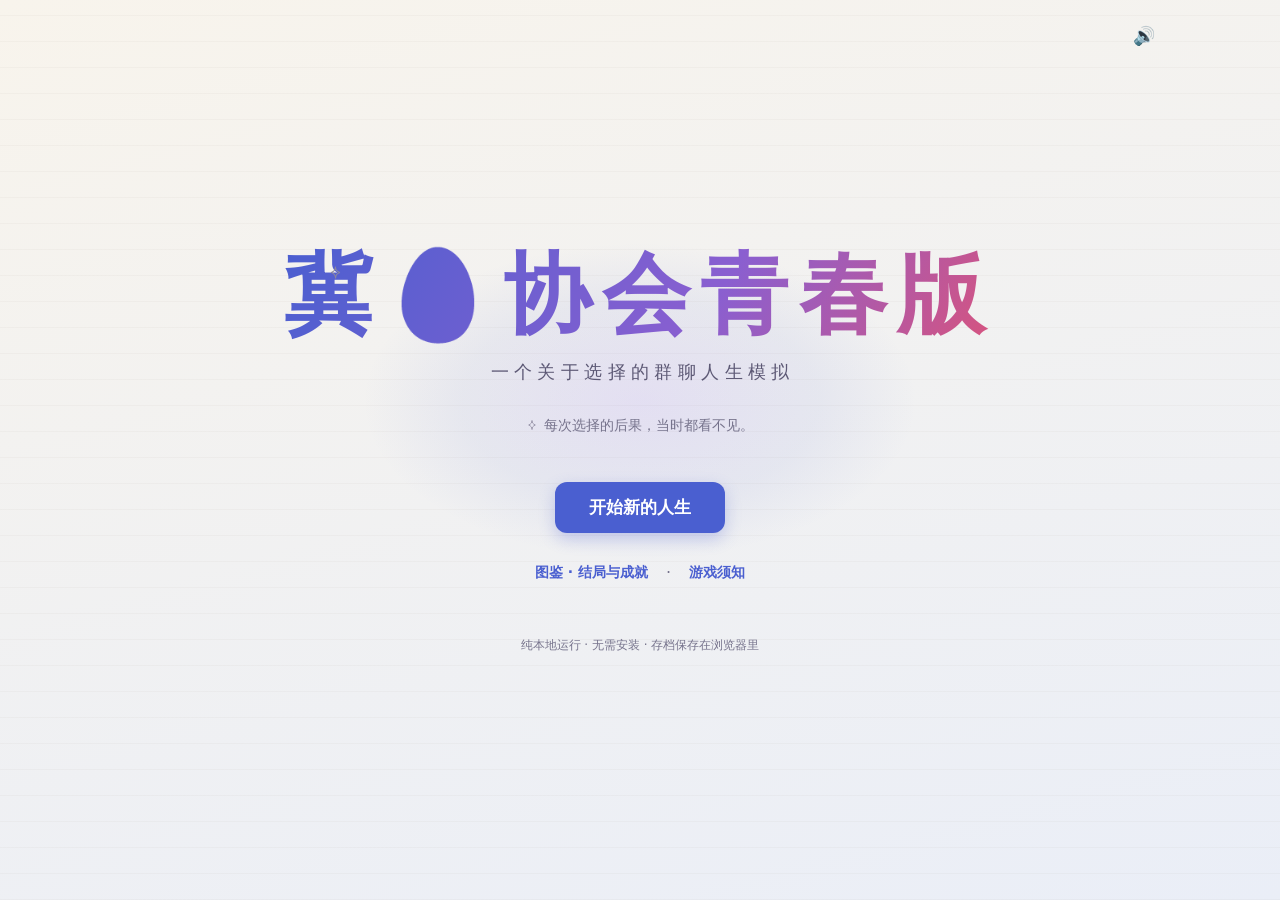
<file: index.html>
<!DOCTYPE html>
<html lang="zh-CN">
<head>
<meta charset="UTF-8">
<meta name="viewport" content="width=device-width, initial-scale=1.0">
<title>冀🥚协会青春版</title>
<meta http-equiv="refresh" content="0; url=game/index.html">
<link rel="canonical" href="game/index.html">
<style>body{font-family:system-ui,sans-serif;background:#f7f2e9;color:#3a3226;display:flex;align-items:center;justify-content:center;height:100vh;margin:0}a{color:#7a5af8}</style>
</head>
<body><p>正在进入游戏… <a href="game/index.html">点此直达</a></p></body>
</html>
</file>
<file: game/css/style.css>
/* =========================================================
 * style.css —— 全部视觉层（v4）
 * 设计方向（visual-v4）：熄灯后的宿舍，一块被手指捂热的群聊屏幕
 *   —— 暖光、纸感、气泡。关键词：群聊气泡 · 深夜微光 · 轻喜剧纸感。
 * 布局：桌面端左右分栏（数值仪表盘 | 事件卡），移动端单列。
 * 数值变化视觉语义：上升 = 绿 + "+"，下降 = 红 + "−"。
 * v4 增量原则：DOM 结构与既有 class 命名不改，只新增 class/伪元素/修饰类。
 * ========================================================= */

/* ---------- 基础 ---------- */
* { box-sizing: border-box; margin: 0; padding: 0; }

:root {
  --ink: #262335;            /* 主文字（白底 ≈14:1） */
  --ink-soft: #5d5975;       /* 次级文字（白底 ≈6.6:1） */
  --ink-mute: #76738c;       /* 三级标签文字（白底 ≈4.6:1，12px 标签/scene/页脚） */
  --bg-a: #f8f4ec;           /* 背景渐变起点（暖米） */
  --bg-b: #eaeef7;           /* 背景渐变终点（冷灰蓝） */
  --card: #ffffff;
  --line: #e6e3da;
  --primary: #4a5fd0;        /* 主按钮 */
  --primary-dark: #3a4bb0;
  --up: #2f9e77;             /* 上升绿（仅大号粗体数字） */
  --down: #d64550;           /* 下降红（同上） */
  --bubble: #fdfdfc;         /* 选项气泡底 */
  --bubble-hover: #f4f5ff;   /* 选项气泡底 hover */
  --track: #edebe5;          /* 进度条轨道底 */
  --radius: 16px;
  --shadow: 0 10px 30px rgba(38, 35, 53, .08), 0 2px 6px rgba(38, 35, 53, .05);
  --font: system-ui, -apple-system, "Segoe UI", "PingFang SC",
          "Hiragino Sans GB", "Microsoft YaHei", "Noto Sans CJK SC", sans-serif;
}

html { font-size: 16px; }
body {
  font-family: var(--font);
  color: var(--ink);
  background: linear-gradient(165deg, var(--bg-a) 0%, var(--bg-b) 100%) fixed;
  min-height: 100vh;
  line-height: 1.75;
  overflow-x: hidden;
  -webkit-font-smoothing: antialiased;
}

button { font-family: inherit; cursor: pointer; }
[hidden] { display: none !important; }

/* 数字统一 tabular-nums（不设等宽西文字体） */
.stat-num, .adjust-value, .turn-chip, .change-delta, .change-to,
.tl-turn, .mini-stat, .collect-line {
  font-variant-numeric: tabular-nums;
  font-feature-settings: "tnum" 1;
}

/* 键盘可访问性：焦点可见 */
:focus-visible { outline: 2px solid var(--primary); outline-offset: 2px; border-radius: 6px; }
.btn:focus-visible, .option-btn:focus-visible, .char-card:focus-visible { outline-offset: 3px; }

.card {
  background: var(--card);
  border: 1px solid var(--line);
  border-radius: var(--radius);
  box-shadow: var(--shadow);
}

/* ---------- 通用按钮 ---------- */
.btn {
  border: none; border-radius: 12px;
  padding: 10px 22px; font-size: 15px; font-weight: 600;
  transition: transform .15s ease-out, box-shadow .15s ease-out, background .15s ease-out;
}
.btn-lg { padding: 14px 34px; font-size: 17px; }
.btn-sm { padding: 6px 14px; font-size: 13px; }
.btn-primary { background: var(--primary); color: #fff; }
.btn-primary:hover { background: var(--primary-dark); transform: translateY(-2px); box-shadow: 0 8px 20px rgba(74, 95, 208, .35); }
.btn-primary:disabled { background: #b9bede; cursor: not-allowed; transform: none; box-shadow: none; }
.btn-ghost { background: transparent; color: var(--ink-soft); border: 1.5px solid var(--line); }
.btn-ghost:hover { color: var(--ink); border-color: #c8c4bb; background: rgba(255, 255, 255, .7); }

/* =========================================================
 * 屏幕一：标题页
 * ========================================================= */
.screen {
  max-width: 1080px; margin: 0 auto;
  padding: 24px 20px calc(60px + env(safe-area-inset-bottom));
}

#screen-title {
  min-height: 100vh; display: flex; align-items: center; justify-content: center;
  padding: 40px 20px;
}
.title-wrap { text-align: center; position: relative; }
/* 深夜微光（纯 CSS 静态光晕） */
.title-wrap::before {
  content: ''; position: absolute; z-index: -1;
  left: 50%; top: 38%; width: min(560px, 92vw); height: 320px;
  transform: translate(-50%, -50%);
  background: radial-gradient(ellipse at center,
    rgba(122, 90, 248, .12) 0%, rgba(74, 95, 208, .07) 45%, transparent 70%);
  border-radius: 50%;
}
.title-logo {
  font-size: clamp(52px, 10vw, 88px); font-weight: 800; letter-spacing: .12em;
  line-height: 1.15; padding: 0 .08em; /* 防 background-clip:text 裁掉边缘笔画 */
  background: linear-gradient(120deg, #4a5fd0, #8a5fd0 60%, #d9537c);
  -webkit-background-clip: text; background-clip: text; color: transparent;
}
.title-sub {
  margin-top: 10px; font-size: 18px; color: var(--ink-soft);
  letter-spacing: .3em; text-indent: .3em; /* 末字空白补偿，居中不偏左 */
}
.title-tag { margin-top: 26px; font-size: 14px; color: var(--ink-mute); }
.title-actions { margin-top: 44px; display: flex; gap: 16px; justify-content: center; flex-wrap: wrap; }
.title-actions .btn-lg.btn-primary { box-shadow: 0 6px 16px rgba(74, 95, 208, .28); }
.title-actions .btn-lg.btn-primary:hover { box-shadow: 0 10px 24px rgba(74, 95, 208, .36); }
.title-foot { margin-top: 40px; font-size: 12px; color: var(--ink-mute); }

/* 标题页次级入口：图鉴 / 须知（触控目标 ≥ 44px） */
.title-links {
  margin-top: 18px; display: flex; gap: 6px; justify-content: center;
  align-items: center; flex-wrap: wrap;
}
.title-links-dot { color: var(--ink-mute); }
.btn-text {
  background: none; border: none; color: var(--primary);
  font-size: 14px; font-weight: 600; padding: 10px 12px; min-height: 44px;
}
.btn-text:hover { text-decoration: underline; }

/* =========================================================
 * 屏幕二：角色选择
 * ========================================================= */
.page-head { padding: 28px 8px 20px; }
.page-head h1 { font-size: 26px; font-weight: 800; line-height: 1.35; letter-spacing: .04em; }
.page-head p { color: var(--ink-soft); margin-top: 6px; font-size: 15px; }

.select-layout { display: grid; grid-template-columns: 1.6fr 1fr; gap: 20px; align-items: start; }

.char-grid { display: grid; grid-template-columns: repeat(2, 1fr); gap: 16px; }
.char-card {
  text-align: left; padding: 22px 20px; background: var(--card);
  border: 1.5px solid var(--line); border-radius: var(--radius);
  transition: transform .15s ease-out, border-color .15s ease-out, box-shadow .15s ease-out;
}
.char-card:hover { transform: translateY(-3px); box-shadow: var(--shadow); }
.char-card.selected {
  border-color: var(--primary);
  box-shadow: 0 0 0 3px rgba(74, 95, 208, .18), var(--shadow);
  background: linear-gradient(180deg, #f7f7ff 0%, #fff 42%); /* 选中"已锁定"感 */
}
.char-card.selected .char-name::after {
  content: '✓'; margin-left: 8px; font-size: 14px; color: var(--primary);
}
.char-name { font-size: 20px; font-weight: 700; }
.char-name.big { font-size: 26px; }
.char-tag { margin-top: 2px; font-size: 13px; color: var(--primary); font-weight: 600; }
.char-quote { margin-top: 10px; font-size: 14px; color: var(--ink-soft); } /* 中文不用伪斜体 */
.char-intro { margin-top: 12px; font-size: 14px; color: var(--ink-soft); line-height: 1.9; }
.char-trait {
  margin-top: 12px; font-size: 13px; padding: 8px 12px; border-radius: 10px;
  background: #f1eefb; color: #5b4a9e;
}
.char-stats-mini { margin-top: 14px; display: flex; flex-wrap: wrap; gap: 6px 14px; }
.mini-stat { font-size: 12px; color: var(--ink-soft); display: inline-flex; align-items: center; gap: 5px; }
.mini-stat i { width: 9px; height: 9px; border-radius: 3px; display: inline-block; }

/* 右侧：人设详情 + 数值微调 */
.char-detail { padding: 24px; position: sticky; top: 16px; }
.panel-subtitle {
  font-size: 12px; color: var(--ink-soft); font-weight: 600;
  letter-spacing: .14em; line-height: 1.5; margin: 18px 0 8px;
}
.adjust-rows { display: flex; flex-direction: column; gap: 4px; }
.adjust-row { display: flex; align-items: center; justify-content: space-between; padding: 7px 0; }
.adjust-label { font-size: 14px; font-weight: 600; }
.adjust-tier { margin-left: 8px; font-size: 12px; color: var(--ink-soft); font-weight: 400; }
.adjust-ctrl { display: flex; align-items: center; gap: 10px; }
.adj-btn {
  width: 30px; height: 30px; border-radius: 9px; border: 1.5px solid var(--line);
  background: #fff; color: var(--ink); font-size: 16px; line-height: 1;
  transition: background .15s ease-out, border-color .15s ease-out;
}
.adj-btn:hover { background: #eef0fd; border-color: #b9bcf0; }
.adj-btn:disabled { opacity: .35; cursor: not-allowed; background: #fff; }
.adjust-value { font-size: 16px; font-weight: 700; min-width: 34px; text-align: center; }

.select-footer {
  margin-top: 24px; display: flex; justify-content: space-between; align-items: center;
}

/* =========================================================
 * 屏幕三：游戏主界面
 * ========================================================= */
.game-head {
  display: flex; justify-content: space-between; align-items: center;
  padding: 18px 4px 16px; flex-wrap: wrap; gap: 10px;
}
.game-head-left { display: flex; align-items: baseline; gap: 14px; }
.game-logo { font-size: 22px; font-weight: 800; letter-spacing: .1em; color: var(--ink); }
.char-chip {
  font-size: 13px; color: #5b4a9e; background: #f1eefb;
  padding: 4px 12px; border-radius: 99px; font-weight: 600;
}
.game-head-right { display: flex; align-items: center; gap: 12px; }
.turn-chip {
  font-size: 13px; color: var(--ink-soft); background: #fff;
  border: 1px solid var(--line); padding: 4px 12px; border-radius: 99px;
}

.game-layout { display: grid; grid-template-columns: 300px 1fr; gap: 20px; align-items: start; }

/* ---- 左栏：数值仪表盘 ---- */
.stats-panel { padding: 22px; position: sticky; top: 16px; }
.panel-title {
  font-size: 15px; font-weight: 700; letter-spacing: .10em; line-height: 1.5;
  color: var(--ink); margin-bottom: 14px;
  display: flex; align-items: center; gap: 8px;
}
.panel-title::before {
  content: ''; flex: none; width: 4px; height: 14px; border-radius: 2px; background: var(--primary);
}
.stat-row { padding: 9px 0; }
.stat-head { display: flex; justify-content: space-between; align-items: baseline; }
.stat-name { font-size: 14px; font-weight: 600; display: inline-flex; gap: 4px; align-items: center; }
.stat-num { font-size: 16px; font-weight: 800; display: inline-block; }
@keyframes statPop { 0% { transform: scale(1); } 40% { transform: scale(1.18); } 100% { transform: scale(1); } }
.stat-num.pop { animation: statPop .35s ease-out; }
.stat-track {
  margin-top: 6px; height: 10px; border-radius: 99px;
  background: var(--track); overflow: hidden;
  box-shadow: inset 0 1px 2px rgba(38, 35, 53, .10); /* 轨道内凹 */
}
.stat-fill {
  height: 100%; border-radius: 99px;
  transition: width .5s cubic-bezier(.22, 1, .36, 1);
  /* 高光叠层（配合 JS 内联 background-color，四数值色不改色相） */
  background-image: linear-gradient(180deg, rgba(255, 255, 255, .30) 0%, rgba(255, 255, 255, 0) 60%);
  box-shadow: inset 0 -1px 0 rgba(0, 0, 0, .08);
}
.stat-tier { margin-top: 4px; font-size: 12px; color: var(--ink-soft); }

/* v4：状态区（跨事件累积的行为画像） */
.state-block { margin-top: 16px; border-top: 1px dashed var(--line); padding-top: 6px; }
.state-list { display: flex; flex-wrap: wrap; gap: 8px; }
.state-chip {
  font-size: 12px; color: #5b4a9e; background: #f1eefb;
  border: 1px solid #dcd4f0; border-radius: 99px; padding: 3px 11px;
}
.state-chip b { font-weight: 700; font-variant-numeric: tabular-nums; }
.state-chip.glow { animation: flagIn .5s ease; }

.flag-block { margin-top: 16px; border-top: 1px dashed var(--line); padding-top: 6px; }
.flag-list { display: flex; flex-wrap: wrap; gap: 8px; }
.flag-chip {
  font-size: 12px; color: #8a5a2c; background: #faf2e4;
  border: 1px solid #ecd9b6; border-radius: 99px; padding: 3px 11px;
}
.flag-chip.glow { animation: flagIn .5s ease; }
@keyframes flagIn { from { opacity: 0; transform: scale(.7); } to { opacity: 1; transform: scale(1); } }

/* ---- 右栏：事件卡 ---- */
.event-card { padding: 34px 36px; animation: cardIn .4s cubic-bezier(.22, 1, .36, 1); }
@keyframes cardIn { from { opacity: 0; transform: translateY(14px); } to { opacity: 1; transform: none; } }
.event-scene {
  font-size: 12px; font-weight: 700; letter-spacing: .14em; text-indent: .14em;
  color: var(--ink-mute); line-height: 1.5;
  display: flex; align-items: center; gap: 8px;
}
.event-scene::before { content: ''; flex: none; width: 6px; height: 6px; border-radius: 2px; background: var(--primary); }
.event-title { font-size: 24px; font-weight: 800; line-height: 1.4; margin-top: 8px; letter-spacing: .02em; }
.event-text { margin-top: 16px; font-size: 16px; line-height: 1.95; color: #34314a; max-width: 36em; }

.event-options { margin-top: 30px; display: flex; flex-direction: column; gap: 12px; }
/* 选项按钮 = 你即将发出的群聊气泡（左下小角为气泡尾巴） */
.option-btn {
  display: flex; align-items: center; gap: 14px; text-align: left;
  padding: 15px 18px; border-radius: 14px 14px 14px 5px;
  border: 1.5px solid var(--line); background: var(--bubble);
  font-size: 15px; color: var(--ink); line-height: 1.6;
  transition: border-color .15s ease-out, background .15s ease-out, transform .15s ease-out, box-shadow .15s ease-out;
}
.option-btn:hover:not(.disabled) {
  border-color: var(--primary); background: var(--bubble-hover);
  transform: translateX(4px); box-shadow: 0 6px 18px rgba(74, 95, 208, .14);
}
.option-btn:active:not(.disabled) { transform: translateX(4px) scale(.99); }
.option-idx {
  flex: none; width: 28px; height: 28px; border-radius: 8px;
  background: #eef0fb; color: #5b4a9e; font-weight: 800; font-size: 13px;
  display: flex; align-items: center; justify-content: center;
}
.option-btn:hover:not(.disabled) .option-idx { background: var(--primary); color: #fff; }
.option-text { flex: 1; }
/* 不可选原因：全局独立换行，不与选项文字挤一行 */
.option-why { flex-basis: 100%; margin-left: 42px; font-size: 12px; color: #a53f39; }
.option-btn.disabled { opacity: .5; cursor: not-allowed; background: #f6f5f2; border-style: dashed; }

/* =========================================================
 * 起名模态（选角页「开始人生」→ 进游戏前）
 * ========================================================= */
.name-hint { margin-top: 14px; font-size: 14px; color: var(--ink-soft); }
.name-input {
  margin-top: 14px; width: 100%; padding: 12px 16px; font-size: 16px;
  font-family: inherit; color: var(--ink); background: var(--bubble);
  border: 1.5px solid var(--line); border-radius: 12px; outline: none;
  transition: border-color .15s ease-out;
}
.name-input:focus { border-color: var(--primary); }
.name-actions { display: flex; justify-content: flex-end; gap: 12px; }

/* =========================================================
 * 结果卡（模态）
 * ========================================================= */
.modal-overlay {
  position: fixed; inset: 0; z-index: 50;
  background: rgba(28, 25, 42, .52); backdrop-filter: blur(3px);
  display: flex; align-items: center; justify-content: center; padding: 20px;
}
.modal-card {
  width: min(460px, 100%); padding: 30px 30px 26px;
  animation: cardIn .3s cubic-bezier(.22, 1, .36, 1);
  position: relative; overflow: hidden;
}
/* 顶边 3px 渐变带：结果仪式感 */
.modal-card::before {
  content: ''; position: absolute; top: 0; left: 0; right: 0; height: 3px;
  background: linear-gradient(90deg, var(--primary), #8a5fd0, #d9537c);
}
.modal-head {
  font-size: 13px; font-weight: 700; letter-spacing: .14em; color: var(--ink-mute);
  border-bottom: 1px solid var(--line); padding-bottom: 14px;
  display: flex; align-items: center; gap: 8px;
}
.modal-head::before { content: ''; flex: none; width: 4px; height: 14px; border-radius: 2px; background: var(--primary); }
.change-list { list-style: none; margin-top: 6px; }
/* grid 定宽列：增减/箭头/新值不随内容抖动 */
.change-row {
  display: grid; grid-template-columns: 1fr 64px 20px 48px;
  align-items: baseline; gap: 4px 10px; padding: 11px 4px;
  border-bottom: 1px dashed #efede6; font-size: 15px;
}
.change-row.none { display: block; color: var(--ink-soft); font-size: 14px; }
.change-name { font-weight: 600; }
.change-delta { font-size: 19px; font-weight: 800; text-align: right; }
.change-row.up .change-delta, .change-row.up .change-arrow { color: var(--up); }
.change-row.down .change-delta, .change-row.down .change-arrow { color: var(--down); }
.change-row.flat .change-delta { color: var(--ink-soft); font-size: 16px; }
.change-arrow { font-size: 15px; text-align: center; }
.change-to { font-size: 13px; color: var(--ink-soft); text-align: right; }
.flag-gained { margin-top: 14px; display: flex; align-items: center; flex-wrap: wrap; gap: 8px; }
.state-gained { margin-top: 12px; display: flex; align-items: center; flex-wrap: wrap; gap: 8px; }
.flag-gained-label { font-size: 13px; color: var(--ink-soft); }
.modal-narrate { margin-top: 16px; font-size: 14px; color: #4a4760; line-height: 1.9; white-space: pre-line; }
.modal-actions { margin-top: 22px; text-align: right; }

/* =========================================================
 * v4：足迹时间线抽屉
 * ========================================================= */
.timeline-scrim {
  position: fixed; inset: 0; z-index: 39;
  background: rgba(28, 25, 42, .3);
}
.timeline-panel {
  position: fixed; top: 0; right: 0; bottom: 0; z-index: 40; /* 低于 modal 的 50 */
  width: min(360px, 92vw);
  background: var(--card); border-left: 1px solid var(--line);
  box-shadow: -12px 0 32px rgba(38, 35, 53, .12);
  transform: translateX(102%);
  transition: transform .3s cubic-bezier(.22, 1, .36, 1);
  display: flex; flex-direction: column;
}
.timeline-panel.open { transform: translateX(0); }
.timeline-panel-head {
  flex: none; display: flex; justify-content: space-between; align-items: center;
  padding: 16px 20px; border-bottom: 1px solid var(--line);
  font-size: 15px; font-weight: 700; letter-spacing: .1em;
}
.timeline-panel-body { flex: 1; overflow-y: auto; padding: 8px 20px 28px; }
.tl-chapter {
  margin: 18px 0 6px; font-size: 12px; font-weight: 700;
  letter-spacing: .14em; text-indent: .14em; color: var(--ink-mute);
  display: flex; align-items: center; gap: 8px;
}
.tl-chapter::after { content: ''; flex: 1; height: 1px; background: var(--line); }
/* 节点三态（复用结局页 .tl-* 命名，加修饰类） */
.tl-item.done .tl-dot { background: var(--primary); box-shadow: 0 0 0 4px rgba(74, 95, 208, .15); }
.tl-item.done .tl-title { color: var(--ink); }
.tl-item.current .tl-dot {
  width: 12px; height: 12px; margin-top: 6px;
  background: var(--primary);
  animation: tlPulse 1.6s ease-in-out infinite;
}
@keyframes tlPulse {
  0%, 100% { box-shadow: 0 0 0 3px rgba(74, 95, 208, .28); }
  50%      { box-shadow: 0 0 0 7px rgba(74, 95, 208, .10); }
}
.tl-item.current .tl-title { color: var(--primary); }
.tl-item.current .tl-choice { color: var(--ink-soft); }
/* 抽屉内已发生节点可点击回顾 */
.tl-live .tl-item.done { cursor: pointer; border-radius: 10px; transition: background .15s ease-out; }
.tl-live .tl-item.done:hover { background: #f7f6ff; }
/* 同链事件标记（链关系由 next 字段反推，五色循环） */
.tl-chain-mark { flex: none; width: 6px; height: 6px; border-radius: 2px; display: inline-block; }
.tl-c0 { background: #4a5fd0; }
.tl-c1 { background: #d9537c; }
.tl-c2 { background: #d9912b; }
.tl-c3 { background: #2f9e77; }
.tl-c4 { background: #8a5fd0; }

/* =========================================================
 * 屏幕四：结局页
 * ========================================================= */
.ending-wrap { max-width: 680px; margin: 30px auto 80px; }
.ending-banner {
  border-radius: var(--radius); padding: 54px 30px 46px; text-align: center; color: #fff;
  box-shadow: var(--shadow);
  position: relative; overflow: hidden;
}
/* 横幅微光（四 tone 渐变保留，只叠一层） */
.ending-banner::before {
  content: ''; position: absolute; inset: 0;
  background: radial-gradient(ellipse 70% 55% at 50% 0%, rgba(255, 255, 255, .22) 0%, transparent 70%);
  pointer-events: none;
}
.ending-kicker { font-size: 13px; letter-spacing: .4em; text-indent: .4em; opacity: .85; }
.ending-title { margin-top: 14px; font-size: clamp(32px, 6vw, 48px); font-weight: 800; line-height: 1.25; letter-spacing: .06em; }
.ending-owner { margin-top: 12px; font-size: 14px; opacity: .9; letter-spacing: .06em; }
.ending-tone-good { background: linear-gradient(130deg, #4a5fd0, #7a5af8); }
.ending-tone-mid { background: linear-gradient(130deg, #8a5fd0, #d9537c); }
.ending-tone-bad { background: linear-gradient(130deg, #43405a, #6b4a8f); }
.ending-tone-plain { background: linear-gradient(130deg, #5f6672, #8f95a3); }

.ending-card { margin-top: 18px; padding: 26px 30px; }
.ending-text { font-size: 16px; line-height: 1.95; color: #34314a; max-width: 34em; margin: 0 auto; }
.end-stats { display: grid; grid-template-columns: 1fr 1fr; gap: 4px 22px; }
.end-stat .stat-track { height: 10px; }

.timeline { list-style: none; margin-top: 6px; }
.tl-item { position: relative; display: flex; gap: 16px; padding: 0 0 22px 6px; }
.tl-item::before {
  content: ''; position: absolute; left: 10px; top: 18px; bottom: 0;
  width: 2px; background: var(--line);
}
.tl-item:last-child::before { display: none; }
.tl-dot {
  flex: none; width: 10px; height: 10px; margin-top: 7px; border-radius: 50%;
  background: var(--primary); box-shadow: 0 0 0 4px rgba(74, 95, 208, .15); z-index: 1;
}
.tl-body { flex: 1; }
.tl-head { display: flex; gap: 10px; align-items: center; flex-wrap: wrap; }
.tl-turn { font-size: 12px; color: var(--ink-mute); }
.tl-title { font-size: 15px; font-weight: 700; }
.tl-choice { margin-top: 2px; font-size: 14px; color: var(--ink-soft); line-height: 1.6; }
.tl-empty { color: var(--ink-soft); font-size: 14px; }
.ending-actions { margin-top: 28px; display: flex; gap: 14px; justify-content: center; flex-wrap: wrap; }

/* =========================================================
 * 图鉴页（结局收集 + 成就）
 * ========================================================= */
.collect-card { margin-top: 18px; padding: 24px 26px; }
.collect-hint { font-size: 12px; color: var(--ink-soft); margin: 2px 0 14px; }
.col-grid {
  display: grid; grid-template-columns: repeat(4, 1fr); gap: 12px;
}
.col-grid-ach { grid-template-columns: repeat(3, 1fr); }
.col-card {
  border: 1.5px solid var(--line); border-radius: 14px; padding: 16px 12px;
  text-align: center; background: var(--bubble); min-height: 78px;
  display: flex; flex-direction: column; justify-content: center; gap: 4px;
  transition: transform .15s ease, box-shadow .15s ease;
}
.col-card.unlocked:hover { transform: translateY(-2px); }
/* 锁定卡：不再整体降透明度（保证「？？？」对比度），改虚线+灰底 */
.col-card-locked { background: #f7f6f3; border-style: dashed; color: var(--ink-mute); }
.col-card-locked .col-name { color: var(--ink-mute); }
.col-name { font-size: 15px; font-weight: 700; }
.col-tag { font-size: 12px; color: var(--ink-soft); }
.col-desc { font-size: 12px; color: var(--ink-soft); line-height: 1.5; overflow-wrap: anywhere; }
.col-card-end.tone-good { border-color: #4a5fd0; background: #f3f5ff; }
.col-card-end.tone-mid { border-color: #8a5fd0; background: #f7f2ff; }
.col-card-end.tone-bad { border-color: #6b4a8f; background: #f4f0f8; }
.col-card-end.tone-plain { border-color: #8f95a3; background: #f4f5f7; }
.col-card-ach.unlocked {
  border: 2px solid #d9a13c; background: #fdf8ec;
  box-shadow: 0 4px 12px rgba(217, 161, 60, .18);
}
.collection-footer {
  margin: 26px 0 70px; display: flex; justify-content: space-between;
  align-items: center; gap: 12px;
}

/* =========================================================
 * 须知页
 * ========================================================= */
.notice-wrap { max-width: 720px; margin: 0 auto; }
.notice-card { padding: 26px 30px; margin-top: 18px; }
.notice-title {
  font-size: 18px; font-weight: 800; letter-spacing: .04em;
  display: flex; align-items: center; gap: 10px;
}
.notice-title::before { content: ''; flex: none; width: 4px; height: 16px; border-radius: 2px; background: var(--primary); }
.notice-card p { margin-top: 10px; font-size: 14px; color: #3c3950; line-height: 1.9; max-width: 38em; }
.notice-footer { text-align: center; margin: 28px 0 80px; }
.support-block {
  margin-top: 20px; border-top: 1px dashed var(--line);
  padding-top: 18px; text-align: center;
}
.support-title { font-size: 15px; font-weight: 700; color: var(--ink); }
.support-hint { font-size: 13px; color: var(--ink-soft); margin-top: 6px; }
.reward-qr {
  display: block; margin: 16px auto 0; width: min(280px, 100%);
  border-radius: 14px; border: 1px solid var(--line); box-shadow: var(--shadow);
  background: #fff; padding: 8px; /* 白边相框感 */
}

/* =========================================================
 * 结局页：图鉴结算区（新结局 / 新成就 / 进度行）
 * ========================================================= */
.ending-unlock-card { padding: 20px 26px; }
.unlock-banner {
  background: #eef4ff; color: #3a56c4; font-weight: 700; font-size: 14px;
  padding: 10px 14px; border-radius: 10px; text-align: center;
}
.unlock-ach { margin-top: 14px; }
.unlock-ach-title {
  font-size: 12px; color: var(--ink-soft); letter-spacing: .16em; font-weight: 600;
}
.ach-chip {
  display: inline-block; margin: 8px 8px 0 0; padding: 6px 14px;
  background: #fdf2df; color: #8a5a2c; border: 1px solid #ecd9b6;
  border-radius: 99px; font-size: 13px; font-weight: 600;
}
.collect-line { margin-top: 16px; font-size: 12px; color: var(--ink-soft); text-align: center; }

/* ---------- toast ---------- */
.toast {
  position: fixed; left: 50%; bottom: calc(36px + env(safe-area-inset-bottom));
  transform: translateX(-50%) translateY(20px);
  background: var(--ink); color: #fff; font-size: 14px;
  padding: 10px 22px; border-radius: 99px; opacity: 0; z-index: 60;
  transition: opacity .25s ease-out, transform .25s ease-out; pointer-events: none;
}
.toast.show { opacity: .95; transform: translateX(-50%) translateY(0); }

/* =========================================================
 * 响应式（移动端竖屏适配）
 * 原则：竖屏单列、无重叠遮挡、触控目标 ≥ 44px、模态可滚动。
 * ========================================================= */
@media (max-width: 860px) {
  .screen { padding: 16px 14px calc(48px + env(safe-area-inset-bottom)); }
  .select-layout { grid-template-columns: 1fr; }
  .char-detail { position: static; }
  .game-layout { grid-template-columns: 1fr; gap: 14px; }
  .stats-panel { position: static; padding: 16px 18px; }
  #stats-bars { display: grid; grid-template-columns: 1fr 1fr; gap: 0 18px; }
  .event-card { padding: 22px 18px; }
  .event-text { font-size: 15.5px; overflow-wrap: anywhere; }
  .end-stats { grid-template-columns: 1fr; }
  .ending-banner { padding: 40px 22px 34px; }
  .option-btn { min-height: 52px; }
  .adj-btn { width: 38px; height: 38px; }
  .char-detail { padding: 20px 18px; }
}

@media (max-width: 560px) {
  /* ---- 顶栏：紧凑且不挤压换行 ---- */
  .game-head { padding: 12px 2px 10px; gap: 8px; }
  .game-logo { font-size: 17px; }
  .char-chip {
    max-width: 46vw; overflow: hidden; text-overflow: ellipsis; white-space: nowrap;
    font-size: 12px; padding: 4px 10px;
  }
  .turn-chip { font-size: 12px; padding: 4px 10px; }
  .btn-sm { padding: 8px 14px; min-height: 40px; }

  /* ---- 触控目标 ---- */
  .btn { min-height: 44px; }
  .btn-lg { min-height: 50px; }
  .option-btn { padding: 14px 14px; gap: 10px; font-size: 15px; }
  .option-idx { width: 30px; height: 30px; flex: none; }
  .adj-btn { width: 42px; height: 42px; font-size: 18px; }
  .adjust-ctrl { gap: 12px; }

  /* ---- 选角页 ---- */
  .char-grid { grid-template-columns: 1fr; }
  .char-card { padding: 18px 16px; }
  .select-footer { flex-direction: column; gap: 12px; }
  .select-footer .btn-lg { width: 100%; }
  .page-head h1 { font-size: 22px; }

  /* ---- 事件卡 ---- */
  .event-card { padding: 20px 16px; }
  .event-title { font-size: 20px; }
  .event-text { font-size: 15.5px; line-height: 1.9; }
  .event-options { margin-top: 22px; gap: 10px; }

  /* ---- 模态：竖屏下改为顶部对齐 + 可滚动，避免内容溢出屏幕 ---- */
  .modal-overlay { align-items: flex-start; overflow-y: auto; padding: 16px 12px; }
  .modal-card { width: 100%; padding: 22px 20px 20px; margin: auto 0; }
  .modal-actions { display: flex; gap: 10px; }
  .modal-actions .btn { flex: 1; min-height: 48px; }
  .name-actions { flex-direction: row-reverse; }
  .change-row { font-size: 14px; padding: 10px 2px; grid-template-columns: 1fr 56px 18px 42px; }
  .change-delta { font-size: 17px; }

  /* ---- 数值面板 ---- */
  #stats-bars { grid-template-columns: 1fr 1fr; gap: 0 12px; }
  .stat-row { padding: 7px 0; }
  .stat-track { height: 9px; }
  .stat-name { font-size: 13px; }
  .stat-num { font-size: 15px; }
  .panel-title { margin-bottom: 8px; }
  .flag-list { gap: 6px; }
  .flag-chip { padding: 4px 10px; }

  /* ---- 结局页 ---- */
  .ending-title { letter-spacing: .04em; }
  .ending-banner { padding: 36px 20px 30px; }
  .ending-card { padding: 20px 18px; }
  .ending-actions .btn-lg { flex: 1 1 100%; }
  .timeline { padding-left: 2px; }
  .tl-item { gap: 10px; }

  /* ---- 图鉴 / 须知 ---- */
  .col-grid { grid-template-columns: 1fr 1fr; }
  .col-grid-ach { grid-template-columns: 1fr 1fr; }
  .col-card { min-height: 70px; padding: 12px 10px; }
  .col-name { font-size: 14px; }
  .collect-card { padding: 18px 16px; }
  .notice-card { padding: 20px 18px; }
  .notice-card p { font-size: 14px; }
  .collection-footer { flex-direction: column; align-items: stretch; }
  .collection-footer .btn { width: 100%; }
  .reward-qr { width: min(240px, 88%); }

  /* ---- 标题页 ---- */
  #screen-title { padding: 32px 16px; }
  .title-actions { margin-top: 32px; gap: 12px; }
  .title-actions .btn-lg { width: min(320px, 100%); }
  .title-sub { letter-spacing: .2em; text-indent: .2em; font-size: 15px; }
  .title-foot { margin-top: 28px; }
}

/* 触屏设备：去掉 hover 位移依赖，提供按压反馈 */
@media (pointer: coarse) {
  .option-btn:hover:not(.disabled) { transform: none; box-shadow: none; }
  .option-btn:active:not(.disabled) { background: var(--bubble-hover); border-color: var(--primary); }
  .char-card:hover { transform: none; }
  .btn-primary:hover { transform: none; }
  .btn-primary:active { background: var(--primary-dark); }
}

/* 减弱动态偏好（可访问性） */
@media (prefers-reduced-motion: reduce) {
  *, *::before, *::after {
    animation-duration: .01ms !important;
    animation-iteration-count: 1 !important;
    transition-duration: .01ms !important;
  }
}

/* =========================================================
 * v5：手绘风 + 动画 + 短时状态 UI（增量层）
 * ---------------------------------------------------------
 * 依据 design/visual-v5.md，落地原则：
 *   - 卡片是印的，批注是手写的：手绘元素只出现在卡片边缘/标题下/标签旁；
 *   - 零图片/零字体/零构建：全部内联 SVG（data URI mask）+ 纯 CSS 动画；
 *   - 基样式 = 最终可见态，首帧写进 @keyframes，填充一律 backwards
 *     （否则 hover 位移会被动画末帧压死）；
 *   - 只动 transform / opacity，循环动画全站只保留足迹当前节点一处。
 * 本层不覆盖 v4 的四数值色、涨跌语义、气泡与微光。
 * ========================================================= */

/* ---------- 1. 设计令牌 ---------- */
:root {
  --ink-pencil:       #4a4660; /* 主铅笔线（白底 ≈9:1）：下划线/箭头/对勾 */
  --ink-pencil-soft:  #8b879d; /* 淡铅笔（≈3.5:1）：仅装饰 */
  --ink-pencil-faint: #b6b2c4; /* 极淡（≈2.1:1）：折角/框角/波浪 */
  --hd-gold:          #d9a13c; /* 成就金（沿用 v4 图鉴色） */
  --hd-tilt-a: -1.6deg;
  --hd-tilt-b:  1.2deg;
  --hd-tilt-c: -0.8deg;
  --hd-ease: cubic-bezier(.22, 1, .36, 1);
  --hd-pop:  cubic-bezier(.34, 1.4, .64, 1);
  --hd-t-1: .15s;
  --hd-t-3: .36s;
  /* 负面状态警示色（复用既有降色家族，不引入新色系） */
  --bad-ink: #a53f39;
  --bad-bg: #fdf0ee;
  --bad-line: #f0cdc8;
  color-scheme: light; /* 锁定浅色，拒绝移动端强制反色 */
}

/* ---------- 2. 手绘 SVG（mask 源：alpha 通道，颜色由 background-color 控制） ---------- */
:root {
  --hd-line: url("data:image/svg+xml,%3Csvg xmlns='http://www.w3.org/2000/svg' viewBox='0 0 200 10' preserveAspectRatio='none'%3E%3Cpath d='M2 6.5C40 3.2 78 8.4 116 5.2S172 2.6 198 5.8' fill='none' stroke='black' stroke-width='2' stroke-linecap='round'/%3E%3Cpath d='M6 8.7C44 6.1 80 9.9 118 7.4S170 5.4 194 8.2' fill='none' stroke='black' stroke-width='1' stroke-linecap='round' opacity='.45'/%3E%3C/svg%3E");
  --hd-wave: url("data:image/svg+xml,%3Csvg xmlns='http://www.w3.org/2000/svg' viewBox='0 0 240 8' preserveAspectRatio='none'%3E%3Cpath d='M0 4q10-4 20 0t20 0t20 0t20 0t20 0t20 0t20 0t20 0t20 0t20 0t20 0t20 0' fill='none' stroke='black' stroke-width='1.6' stroke-linecap='round'/%3E%3C/svg%3E");
  --hd-tape: url("data:image/svg+xml,%3Csvg xmlns='http://www.w3.org/2000/svg' viewBox='0 0 120 34'%3E%3Cpath d='M3 7q57-4 114 1l-2 19q-56 5-113-1z' fill='black' fill-opacity='.18' stroke='black' stroke-width='1.8' stroke-linejoin='round'/%3E%3Cpath d='M14 8.4l-4 20M34 7.4l-4 20M54 6.9l-4 20M74 7.4l-4 20M94 7.9l-4 20' fill='none' stroke='black' stroke-width='1' opacity='.35'/%3E%3C/svg%3E");
  --hd-fold: url("data:image/svg+xml,%3Csvg xmlns='http://www.w3.org/2000/svg' viewBox='0 0 32 32'%3E%3Cpath d='M31 1v19L12 1z' fill='black' fill-opacity='.07' stroke='black' stroke-width='1.5' stroke-linejoin='round'/%3E%3Cpath d='M12 1l9 10 10 9' fill='none' stroke='black' stroke-width='1.1' stroke-linecap='round' opacity='.5'/%3E%3C/svg%3E");
  --hd-arrow: url("data:image/svg+xml,%3Csvg xmlns='http://www.w3.org/2000/svg' viewBox='0 0 72 44'%3E%3Cpath d='M5 33C21 36 41 28 62 12' fill='none' stroke='black' stroke-width='2' stroke-linecap='round'/%3E%3Cpath d='M62 12l-12 1.6M62 12l-2.4 10.6' fill='none' stroke='black' stroke-width='2' stroke-linecap='round'/%3E%3C/svg%3E");
  --hd-star: url("data:image/svg+xml,%3Csvg xmlns='http://www.w3.org/2000/svg' viewBox='0 0 24 24'%3E%3Cpath d='M12 3c.6 5 1.4 6.4 6.6 9-5.2 2.6-6 4-6.6 9-.6-5-1.4-6.4-6.6-9 5.2-2.6 6-4 6.6-9z' fill='none' stroke='black' stroke-width='1.6' stroke-linejoin='round'/%3E%3C/svg%3E");
  --hd-circle: url("data:image/svg+xml,%3Csvg xmlns='http://www.w3.org/2000/svg' viewBox='0 0 140 60' preserveAspectRatio='none'%3E%3Cpath d='M21 15C60 3 118 4 131 21c10 15-32 32-71 32C22 53 3 41 9 25c5-12 32-19 55-18' fill='none' stroke='black' stroke-width='2' stroke-linecap='round'/%3E%3C/svg%3E");
  --hd-check: url("data:image/svg+xml,%3Csvg xmlns='http://www.w3.org/2000/svg' viewBox='0 0 24 24'%3E%3Cpath d='M3.5 12.5c3 3 5 5.6 6.2 8.2C13.4 13.6 17.4 7.6 21.6 2.6' fill='none' stroke='black' stroke-width='2.4' stroke-linecap='round' stroke-linejoin='round'/%3E%3C/svg%3E");
  --hd-frame: url("data:image/svg+xml,%3Csvg xmlns='http://www.w3.org/2000/svg' viewBox='0 0 120 140' preserveAspectRatio='none'%3E%3Cg fill='none' stroke='black' stroke-width='1.6' stroke-linecap='round'%3E%3Cpath d='M1 11V1h10'/%3E%3Cpath d='M109 1h10v10'/%3E%3Cpath d='M119 129v10h-10'/%3E%3Cpath d='M11 139H1v-10'/%3E%3C/g%3E%3C/svg%3E");
}

/* ---------- 3. 纸张纹理：横格纸写在 body 背景层（卡片白底自然遮住） ---------- */
body {
  background-color: var(--bg-a);
  background-image:
    repeating-linear-gradient(0deg,
      rgba(120, 110, 90, .045) 0, rgba(120, 110, 90, .045) 1px,
      transparent 1px, transparent 26px),
    linear-gradient(165deg, var(--bg-a) 0%, var(--bg-b) 100%);
  background-repeat: repeat, no-repeat;
  background-attachment: fixed, fixed;
  background-size: auto, cover;
}

/* ---------- 4. A1 卡片进入轻微上浮（只加卡片级元素，不加布局容器） ---------- */
@keyframes hdRise {
  from { opacity: 0; transform: translate3d(0, 10px, 0); }
  to   { opacity: 1; transform: translate3d(0, 0, 0); }
}
.page-head, .ending-banner, .ending-card, .collect-card,
.notice-card, .stats-panel, .char-card {
  animation: hdRise .3s var(--hd-ease) backwards;
}
.char-card:nth-of-type(1) { animation-delay: 0ms; }
.char-card:nth-of-type(2) { animation-delay: 35ms; }
.char-card:nth-of-type(3) { animation-delay: 70ms; }
.char-card:nth-of-type(4) { animation-delay: 105ms; }

/* ---------- 5. A2 选项逐条上浮 + A2-b hover 铅笔划动 ---------- */
@keyframes hdOptionIn {
  from { opacity: 0; transform: translate3d(-6px, 8px, 0); }
  to   { opacity: 1; transform: translate3d(0, 0, 0); }
}
.event-options > .option-btn { animation: hdOptionIn .26s var(--hd-ease) backwards; }
.event-options > .option-btn:nth-child(1) { animation-delay: 0ms; }
.event-options > .option-btn:nth-child(2) { animation-delay: 40ms; }
.event-options > .option-btn:nth-child(3) { animation-delay: 80ms; }
.event-options > .option-btn:nth-child(4) { animation-delay: 120ms; }

.option-btn { position: relative; }
.option-btn::after {
  content: ''; position: absolute; left: 18px; right: 18px; bottom: 5px; height: 6px;
  background-color: var(--primary);
  -webkit-mask: var(--hd-line) left center / 100% 100% no-repeat;
  mask: var(--hd-line) left center / 100% 100% no-repeat;
  transform-origin: left center; transform: scaleX(.18); opacity: 0;
  transition: opacity var(--hd-t-1) ease-out, transform .26s var(--hd-ease);
  pointer-events: none;
}
.option-btn:hover:not(.disabled)::after,
.option-btn:focus-visible::after { opacity: .5; transform: scaleX(1); }
/* 覆盖 v4 的 .option-btn:hover transform：加一点"手扶正"的倾斜 */
.option-btn:hover:not(.disabled) { transform: translateX(4px) rotate(-.35deg); }
@media (pointer: coarse) {
  .option-btn:hover:not(.disabled) { transform: none; }
  .option-btn:active:not(.disabled)::after { opacity: .45; transform: scaleX(1); }
  .option-btn:active:not(.disabled) { transform: scale(.994); }
}
@media (max-width: 560px) { .option-btn::after { left: 14px; right: 14px; } }

/* ---------- 6. 事件标题手绘下划线（P0 核心）+ 绘制动画 ---------- */
@keyframes hdGrow { from { transform: scaleX(0); } to { transform: scaleX(1); } }
.event-title {
  position: relative; letter-spacing: .035em;
  text-shadow: 0 1px 0 rgba(38, 35, 53, .06);
}
.event-title::after {
  content: ''; display: block; width: min(170px, 58%); height: 8px; margin-top: 3px;
  background-color: var(--primary);
  -webkit-mask: var(--hd-line) left center / 100% 100% no-repeat;
  mask: var(--hd-line) left center / 100% 100% no-repeat;
  transform-origin: left center;
  animation: hdGrow var(--hd-t-3) var(--hd-ease) backwards;
}
.event-text { margin-top: 6px; }  /* 补偿标题盒 +11px，总间距基本不变 */
@media (max-width: 560px) {
  .event-title::after { height: 7px; width: min(140px, 54%); }
}

/* ---------- 7. A3 结果卡 = 贴纸落下（替换 v4 的 cardIn） ---------- */
@keyframes hdStickerDrop {
  0%   { opacity: 0; transform: translate3d(0, -18px, 0) rotate(-1.6deg) scale(.97); }
  62%  { opacity: 1; transform: translate3d(0, 3px, 0)   rotate(.6deg)  scale(1.006); }
  100% { opacity: 1; transform: translate3d(0, 0, 0)     rotate(0)      scale(1); }
}
.modal-card { animation: hdStickerDrop .38s var(--hd-pop) backwards; }

/* ---------- 8. 纸胶带：结局横幅（白笔，只压角不压字） ---------- */
.ending-banner::after {
  content: ''; position: absolute; top: -6px; left: 12px;
  width: 92px; height: 26px; color: rgba(255, 255, 255, .55);
  background-color: currentColor; transform: rotate(var(--hd-tilt-a));
  -webkit-mask: var(--hd-tape) center / 100% 100% no-repeat;
  mask: var(--hd-tape) center / 100% 100% no-repeat;
  pointer-events: none;
}

/* ---------- 9. 标题页涂鸦小星（logo 左上 / 副标语前） ---------- */
#screen-title { position: relative; }
.title-wrap::after {
  content: ''; position: absolute; top: 5%; left: 7%;
  width: 15px; height: 15px; color: var(--ink-pencil-soft);
  background-color: currentColor; transform: rotate(var(--hd-tilt-c));
  -webkit-mask: var(--hd-star) center / contain no-repeat;
  mask: var(--hd-star) center / contain no-repeat;
  pointer-events: none;
}
.title-tag::before {
  content: ''; display: inline-block; width: 12px; height: 12px;
  margin-right: 6px; vertical-align: -1px; color: var(--ink-pencil-soft);
  background-color: currentColor;
  -webkit-mask: var(--hd-star) center / contain no-repeat;
  mask: var(--hd-star) center / contain no-repeat;
}

/* ---------- 10. 足迹抽屉章节分隔：手绘波浪（替换 v4 的 1px 直线） ---------- */
.tl-chapter::after {
  content: ''; flex: 1; height: 7px;
  background-color: currentColor; color: var(--ink-pencil-faint);
  -webkit-mask: var(--hd-wave) left center / 100% 100% no-repeat;
  mask: var(--hd-wave) left center / 100% 100% no-repeat;
}

/* ---------- 11a. 选中人设卡：铅笔圈画（P1 · 视觉圣经 §2.9） ----------
   起笔/收笔故意不闭合、末段压过起点，认读为"手绘圈"而不是"圆角边框"。
   .char-name 是块级 div：必须收成 inline-block，否则圈会被拉成整行的一条带状；
   margin-left 抵消 padding，选中瞬间名字不会横向位移（避免布局跳动）。 */
.char-card.selected .char-name {
  position: relative; display: inline-block;
  padding: 0 6px; margin-left: -6px;
  white-space: nowrap; /* 人设名最长 5 字，禁止换行——两行会把圈拉成扁椭圆 */
}
.char-card.selected .char-name::before {
  content: ''; position: absolute; inset: -6px -8px;
  color: var(--ink-pencil-soft); background-color: currentColor;
  -webkit-mask: var(--hd-circle) center / 100% 100% no-repeat;
  mask: var(--hd-circle) center / 100% 100% no-repeat;
  transform: rotate(var(--hd-tilt-c));
  pointer-events: none;
}

/* ---------- 11b. 选中人设卡：手绘对勾（替换 v4 的文字 ✓） ---------- */
.char-card.selected .char-name::after {
  content: ''; display: inline-block; width: 15px; height: 15px;
  margin-left: 8px; vertical-align: -1px;
  background-color: var(--primary);
  -webkit-mask: var(--hd-check) center / contain no-repeat;
  mask: var(--hd-check) center / contain no-repeat;
}

/* ---------- 12. 结果卡 / 起名卡右上便签折角 ---------- */
.modal-card::after {
  content: ''; position: absolute; top: 3px; right: 0;
  width: 26px; height: 26px; color: var(--ink-pencil-faint);
  background-color: currentColor;
  -webkit-mask: var(--hd-fold) center / contain no-repeat;
  mask: var(--hd-fold) center / contain no-repeat;
  pointer-events: none;
}

/* ---------- 13. 铅笔箭头：选角页微调提示 / 结局页按钮上方 ---------- */
.char-detail .panel-subtitle::before {
  content: ''; display: inline-block; width: 18px; height: 11px;
  margin-right: 5px; vertical-align: -1px;
  background-color: var(--ink-pencil-soft);
  -webkit-mask: var(--hd-arrow) center / contain no-repeat;
  mask: var(--hd-arrow) center / contain no-repeat;
}
.ending-actions { position: relative; padding-top: 12px; }
.ending-actions::before {
  content: ''; position: absolute; top: 0; left: 50%;
  width: 26px; height: 15px;
  transform: translateX(-50%) rotate(38deg);
  background-color: var(--ink-pencil-soft);
  -webkit-mask: var(--hd-arrow) center / contain no-repeat;
  mask: var(--hd-arrow) center / contain no-repeat;
  pointer-events: none;
}
@media (max-width: 560px) { .ending-actions::before { display: none; } }

/* ---------- 14. 须知卡顶纸胶带（只给第一张卡，遵守"同屏胶带 ≤2 段"） ---------- */
.notice-card { position: relative; }
.notice-card:first-of-type::before {
  content: ''; position: absolute; top: -5px; left: 28px;
  width: 84px; height: 24px; color: var(--ink-pencil-faint);
  background-color: currentColor; transform: rotate(var(--hd-tilt-b));
  -webkit-mask: var(--hd-tape) center / 100% 100% no-repeat;
  mask: var(--hd-tape) center / 100% 100% no-repeat;
  pointer-events: none;
}

/* ---------- 15. A4 足迹当前节点呼吸（替换 v4 的 box-shadow 逐帧动画） ---------- */
@keyframes hdTlBreath {
  0%, 100% { transform: scale(1);    opacity: 1; }
  50%      { transform: scale(1.24); opacity: .82; }
}
.tl-item.current .tl-dot {
  width: 12px; height: 12px; margin-top: 6px;
  background: var(--primary);
  box-shadow: 0 0 0 3px rgba(74, 95, 208, .22); /* 静态环，随缩放一起呼吸 */
  animation: hdTlBreath 1.8s ease-in-out infinite;
}

/* ---------- 16. A5 数值变化脉冲（替换 v4 的 statPop；只形变不变色） ---------- */
@keyframes hdNumBump {
  0%   { transform: translate3d(0, 0, 0)    scale(1); }
  35%  { transform: translate3d(0, -2px, 0) scale(1.16); }
  100% { transform: translate3d(0, 0, 0)    scale(1); }
}
.stat-num.pop { animation: hdNumBump .34s var(--hd-pop) backwards; }

/* ---------- 17. A6 徽章进入抖动（替换 v4 的 flagIn 引用） ---------- */
@keyframes hdBadgeIn {
  0%   { opacity: 0; transform: translate3d(0, 4px, 0) scale(.82) rotate(-3deg); }
  55%  { opacity: 1; transform: translate3d(0, 0, 0)   scale(1.06) rotate(1.6deg); }
  78%  { opacity: 1; transform: translate3d(0, 0, 0)   scale(.99)  rotate(-.8deg); }
  100% { opacity: 1; transform: translate3d(0, 0, 0)   scale(1)    rotate(0); }
}
.state-chip.glow, .flag-chip.glow { animation: hdBadgeIn .38s var(--hd-pop) backwards; }

/* ---------- 18. A7 结局标题手写揭开（P2；窄屏退化为淡入） ---------- */
@keyframes hdWriteIn {
  from { clip-path: inset(0 100% 0 0); }
  to   { clip-path: inset(0 0 0 0); }
}
.ending-title { animation: hdWriteIn .38s steps(9, end) 80ms backwards; }
@media (max-width: 380px) { .ending-title { animation: hdRise .3s var(--hd-ease) backwards; } }

/* ---------- 19. 图鉴：结局卡拍立得框角（P2，仅已解锁卡） ---------- */
.col-card-end { position: relative; }
.col-card-end::after {
  content: ''; position: absolute; inset: 3px; color: var(--ink-pencil-faint);
  background-color: currentColor;
  -webkit-mask: var(--hd-frame) center / 100% 100% no-repeat;
  mask: var(--hd-frame) center / 100% 100% no-repeat;
  pointer-events: none;
}
/* 成就卡：左上对勾 + 右上小星（金色，与名字留出间距） */
.col-card-ach { position: relative; }
.col-card-ach.unlocked::before {
  content: ''; position: absolute; top: 6px; left: 7px; width: 13px; height: 13px;
  background-color: var(--hd-gold);
  -webkit-mask: var(--hd-check) center / contain no-repeat;
  mask: var(--hd-check) center / contain no-repeat;
}
.col-card-ach.unlocked::after {
  content: ''; position: absolute; top: 5px; right: 6px; width: 12px; height: 12px;
  color: var(--hd-gold); background-color: currentColor;
  transform: rotate(var(--hd-tilt-b));
  -webkit-mask: var(--hd-star) center / contain no-repeat;
  mask: var(--hd-star) center / contain no-repeat;
}

/* =========================================================
 * 20. v5：状态徽章（图标 + 名称 + 剩余回合）
 *     正面 = 紫（沿用 v4 状态色）；负面 = 警示红（复用降色家族）
 * ========================================================= */
.state-block { border-top: none; padding-top: 0; }
.state-list { display: flex; flex-wrap: wrap; gap: 8px; }
.state-chip {
  display: inline-flex; align-items: center; gap: 5px;
  font-family: inherit; font-size: 12px; line-height: 1.5;
  border-radius: 99px; padding: 4px 10px 4px 8px;
  border: 1px solid #dcd4f0; background: #f1eefb; color: #5b4a9e;
  transition: transform var(--hd-t-1) ease-out, box-shadow var(--hd-t-1) ease-out,
              border-color var(--hd-t-1) ease-out;
}
button.state-chip { cursor: pointer; }
button.state-chip:hover,
button.state-chip:focus-visible { transform: translateY(-1px); box-shadow: 0 4px 10px rgba(74, 95, 208, .16); }
.state-chip .state-icon { font-size: 13px; line-height: 1; }
.state-chip .state-name { font-weight: 700; }
.state-chip .state-count { font-weight: 700; opacity: .8; font-variant-numeric: tabular-nums; }
.state-chip .state-left {
  font-size: 11px; font-weight: 700; padding: 1px 6px; border-radius: 99px;
  background: rgba(91, 74, 158, .12); font-variant-numeric: tabular-nums;
}
/* 负面状态：换色不换形（形状一致 = 同一套设计语言） */
.state-chip.bad { border-color: var(--bad-line); background: var(--bad-bg); color: var(--bad-ink); }
.state-chip.bad .state-left { background: rgba(165, 63, 57, .12); }
/* 结果卡里的状态行：加 +N 与"持续 N 回合" */
.state-chip .state-delta { font-weight: 800; font-variant-numeric: tabular-nums; }
.state-chip .state-dur { font-size: 11px; opacity: .75; }

/* ---------- 21. 状态说明卡（点击/悬停徽章弹出的浮层） ---------- */
.state-pop {
  position: fixed; z-index: 55; max-width: min(280px, calc(100vw - 24px));
  background: var(--card); border: 1px solid var(--line); border-radius: 14px;
  box-shadow: 0 14px 34px rgba(38, 35, 53, .16), 0 2px 6px rgba(38, 35, 53, .06);
  padding: 12px 14px;
  opacity: 0; transform: translateY(-4px);
  transition: opacity var(--hd-t-1) ease-out, transform var(--hd-t-1) var(--hd-ease);
  pointer-events: none;
}
.state-pop.show { opacity: 1; transform: translateY(0); }
.state-pop-head { display: flex; align-items: center; gap: 6px; font-size: 14px; font-weight: 700; color: var(--ink); }
.state-pop-name { flex: none; }
.state-pop-kind {
  font-size: 11px; font-weight: 700; padding: 1px 7px; border-radius: 99px;
}
.state-pop-kind.good { color: #5b4a9e; background: #f1eefb; }
.state-pop-kind.bad { color: var(--bad-ink); background: var(--bad-bg); }
.state-pop-desc { margin-top: 8px; font-size: 13px; line-height: 1.7; color: #4a4760; }
.state-pop-meta { margin-top: 8px; font-size: 12px; color: var(--ink-soft); }
.state-pop-meta b { color: var(--ink); font-variant-numeric: tabular-nums; }

/* =========================================================
 * 22. v5：开局 5 点自由分配
 * ========================================================= */
.adjust-budget {
  display: flex; align-items: baseline; gap: 8px; flex-wrap: wrap;
  margin: 0 0 6px; padding: 8px 12px; border-radius: 10px;
  background: #f3f2fb; border: 1px solid #e2ddf4;
}
.budget-label { font-size: 12px; color: var(--ink-soft); letter-spacing: .08em; }
.budget-num {
  font-size: 20px; font-weight: 800; color: var(--primary);
  font-variant-numeric: tabular-nums; line-height: 1.2;
}
.budget-num.empty { color: var(--ink-mute); }
.budget-hint { font-size: 12px; color: var(--ink-soft); }
.budget-hint.warn { color: #8a5a2c; }   /* 还有点数没分：温和提示，不做警示红 */
.adjust-add {
  font-size: 12px; font-weight: 700; color: var(--primary);
  min-width: 22px; text-align: center; font-variant-numeric: tabular-nums;
}
.adjust-add[hidden] { display: none; }

/* =========================================================
 * 23. v5：图鉴条件行 / 结局页条件行
 * ========================================================= */
.col-cond {
  margin-top: 4px; font-size: 11.5px; line-height: 1.5; color: var(--ink-mute);
  overflow-wrap: anywhere;
}
.col-card-ach.unlocked .col-cond { color: #8a6a2c; }
.ending-cond {
  margin: 16px auto 0; max-width: 34em; padding-top: 12px;
  border-top: 1px dashed var(--line);
  font-size: 12px; color: var(--ink-mute); line-height: 1.7;
}

/* =========================================================
 * 24. v5：标题页音效开关
 * ========================================================= */
.sfx-toggle {
  position: absolute; top: 14px; right: 14px;
  font-size: 18px; line-height: 1; padding: 8px 10px; min-height: 44px; min-width: 44px;
  border-radius: 12px; color: var(--ink-soft);
  border: 1px solid transparent;
}
.sfx-toggle:hover { border-color: var(--line); background: rgba(255, 255, 255, .7); }
.sfx-toggle.muted { opacity: .6; }

/* =========================================================
 * 25. 低端机降级（纯 CSS 可触发）
 * ========================================================= */
@media (update: slow) {
  .ending-banner::after,
  .modal-card::after,
  .col-card-end::after,
  .col-card-ach.unlocked::before { display: none; }
  .event-title::after { animation: none; }
  .option-btn::after { display: none; }
  .ending-actions { padding-top: 0; }
}

@media (max-width: 380px) {
  body { background-image: linear-gradient(165deg, var(--bg-a) 0%, var(--bg-b) 100%); }
  .ending-banner::after,
  .modal-card::after,
  .notice-card::before,
  .ending-actions::before,
  .col-card-end::after,
  .col-card-ach.unlocked::before { display: none; }
  .title-wrap::after { display: none; }
  .ending-actions { padding-top: 0; }
}

/* =========================================================
 * 26. 减弱动态偏好（整块替换 v4 的同名块）
 *   手绘装饰保留静态形态（它们是内容的一部分，不是动效）
 * ========================================================= */
@media (prefers-reduced-motion: reduce) {
  *, *::before, *::after {
    animation-duration: .01ms !important;
    animation-delay: 0ms !important;
    animation-iteration-count: 1 !important;
    transition-duration: .01ms !important;
    transition-delay: 0ms !important;
  }
  .tl-item.current .tl-dot { animation: none !important; }
  .option-btn::after { display: none; }
}
</file>
